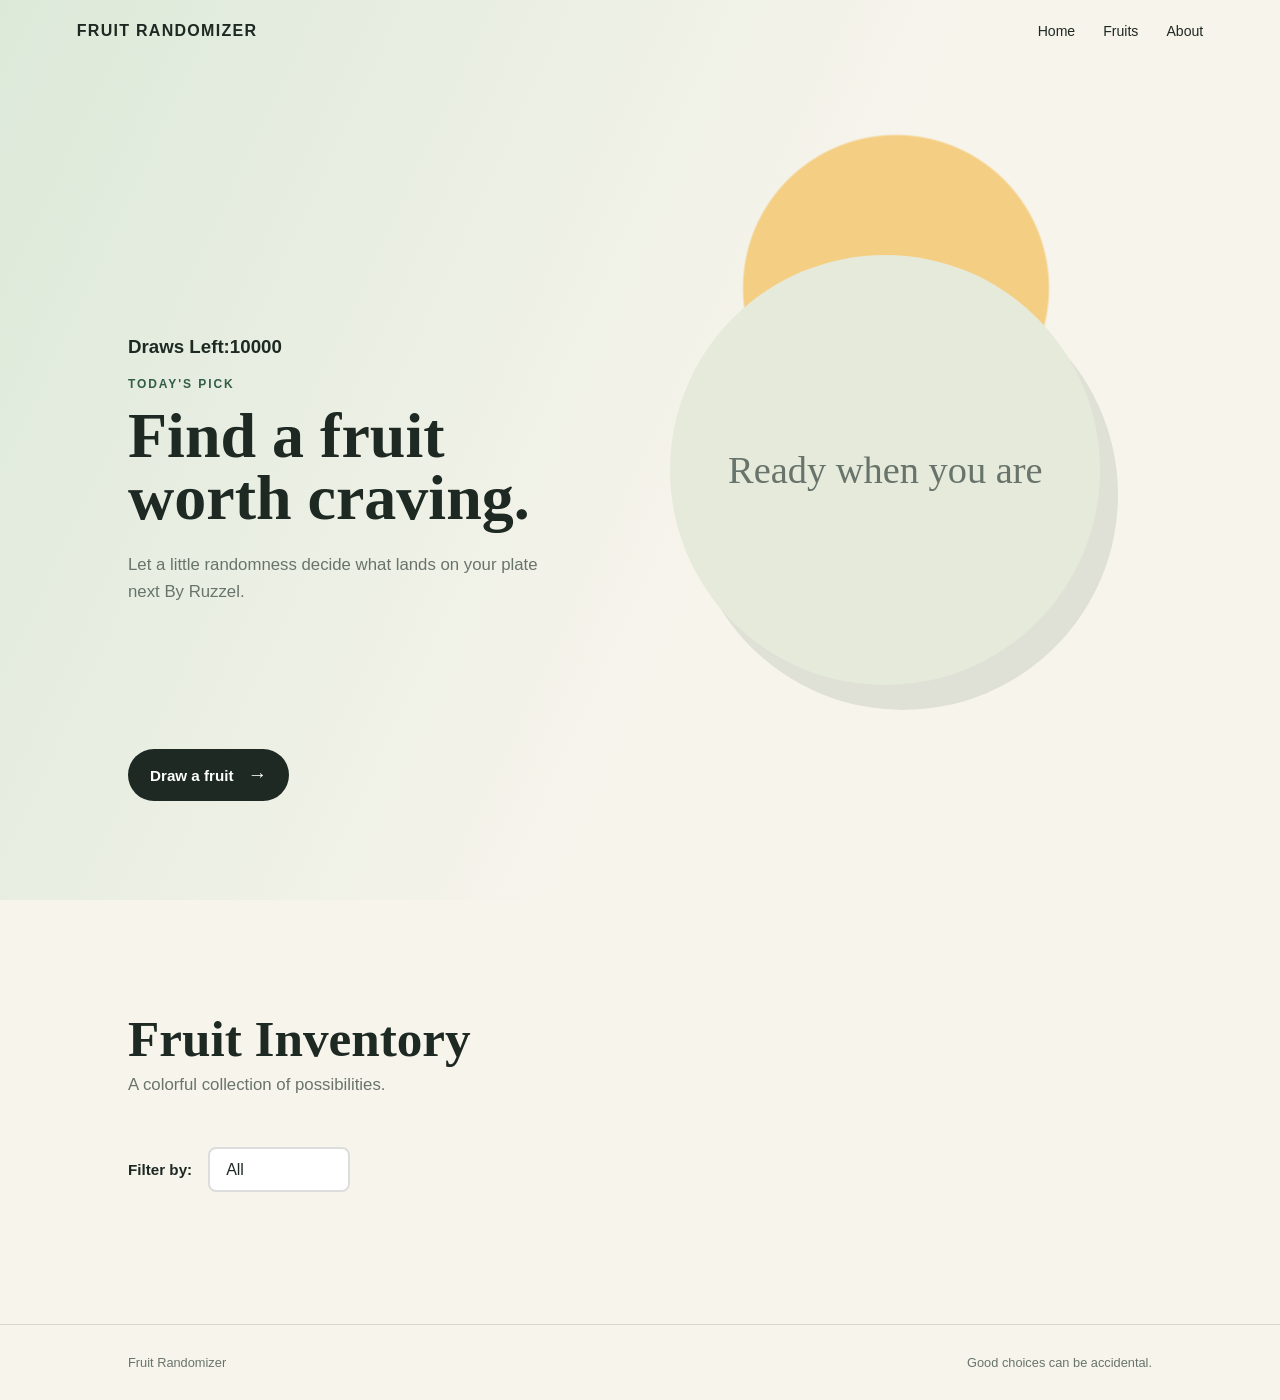
<file: index.html>
<!DOCTYPE html>
<html lang="en">
<head>
    <meta charset="UTF-8">
    <meta name="viewport" content="width=device-width, initial-scale=1.0">
    <title>Fruit Randomizer</title>
    <link rel="stylesheet" href="style.css">
    
</head>
<body>
    <header>
        <div class="title">
            <h1>Fruit Randomizer</h1>
        </div> 
        <nav>
            <ul>
                <li><a href="index.html">Home</a></li>
                <li><a href="list.html">Fruits</a></li>
                <li><a href="about.html">About</a></li>
            </ul>
         </nav>
    </header>
    <main>
        <div class="modal-overlay" id="fruit-modal">
            <div class="modal-content">
                
                <div class="modal-body">
                    <h1>Congratulations!</h1>
                    <p class="modal-message">You won a <span class="modal-rarity">Mythical</span> fruit!</p>
                    <div class="modal-image" id="modal-fruit-image"></div>
                    <p class="modal-description" id="modal-fruit-description"></p>
                    <button class="modal-action"  id="modal-continue">Continue</button>
                </div>
            </div>
        </div>
        <section class="fruit-draw-section">
            
            <div class="draw-copy">
                <h3 class="draws-let" id="draws-left"><!--this header indicates hot much draws he still got--></h3>
                <p class="eyebrow">Today's pick</p>
                <h2>Find a fruit worth craving.</h2>
                <p>Let a little randomness decide what lands on your plate next By Ruzzel.</p>
            </div>
            <div class="image" >
                <span class="fruit-placeholder" id="fruitimage">Ready when you are</span>
            </div>
            <button  id="drawbtn" type="button">Draw a fruit <span aria-hidden="true">&#8594;</span></button>
        </section>
        <section class="fruit-inventory-section" id="inventory">
            <h2>Fruit Inventory</h2>
            <p class="section-intro">A colorful collection of possibilities.</p>
            <div class="Fruits">
                <div class="filter" id="filter">
                    <label for="dp-filter" class="filter-label">Filter by:</label>
                    <select id="dp-filter">
                        
                    </select>
                </div>
                <div class="fruit-container" id="fruit-container">
                    
                </div>
            </div>
        </section>
    </main>
    
    <footer>
        <span>Fruit Randomizer</span>
        <span>Good choices can be accidental.</span>
    </footer>
    <script src="script.js" type="module"></script>
</body>
</html>
</file>
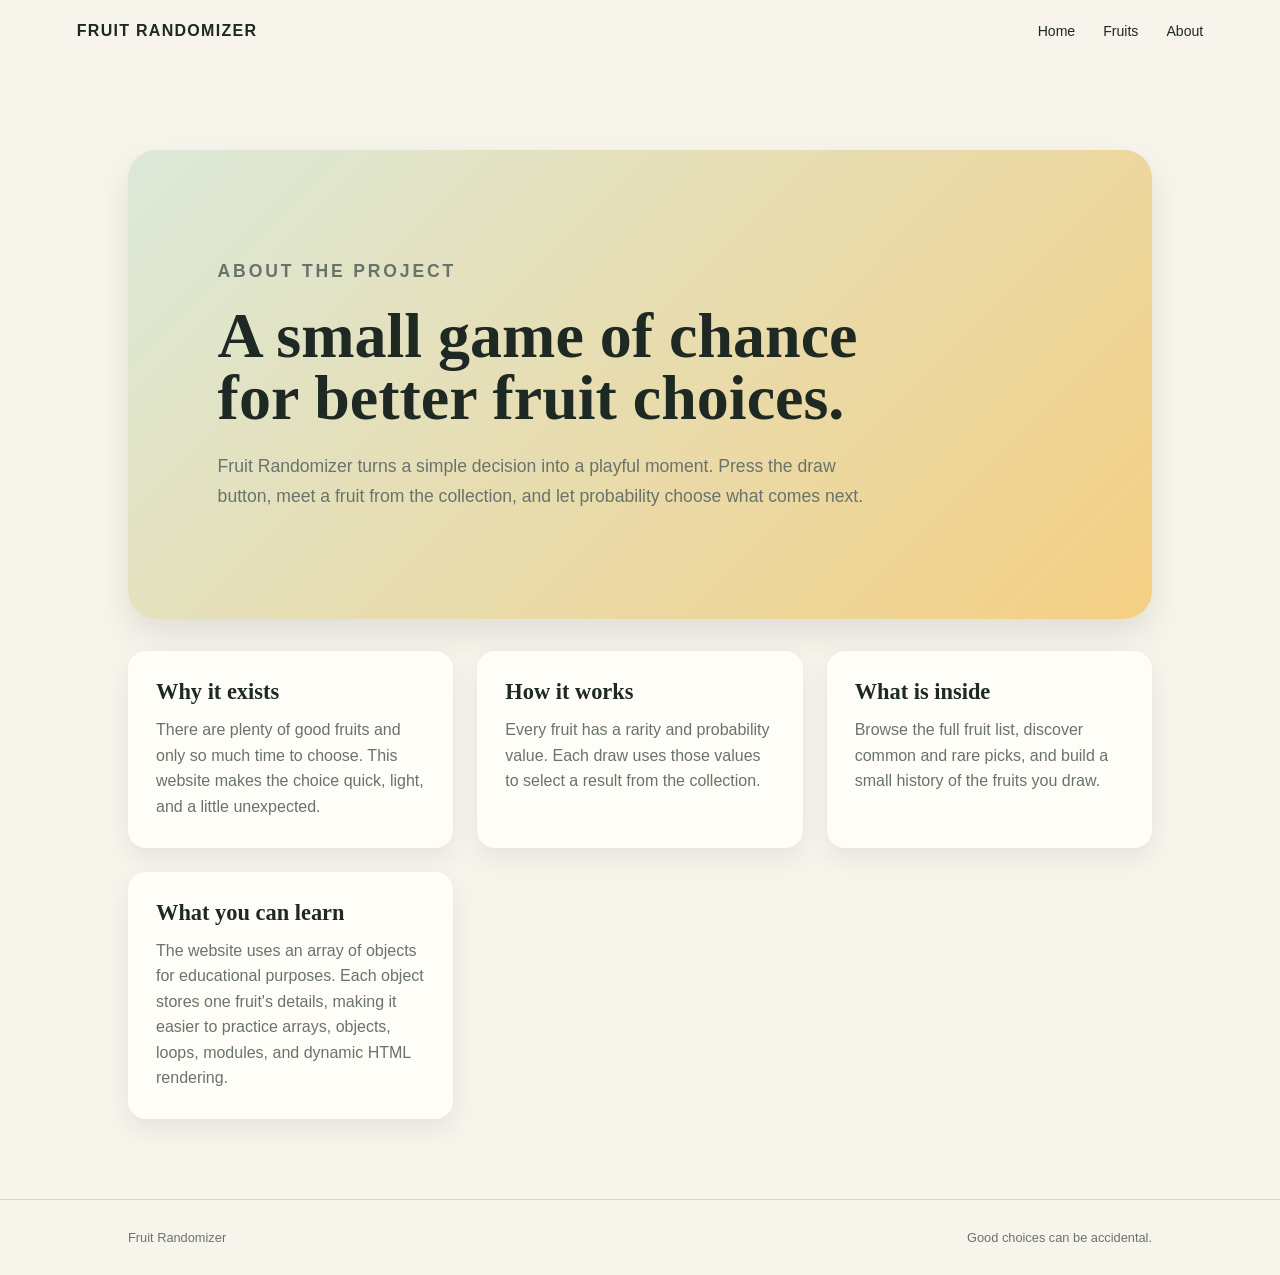
<file: about.html>
<!DOCTYPE html>
<html lang="en">
<head>
    <meta charset="UTF-8">
    <meta name="viewport" content="width=device-width, initial-scale=1.0">
    <title>About | Fruit Randomizer</title>
    <link rel="stylesheet" href="style.css">
</head>
<body class="about-page">
    <header>
        <div class="title">
            <h1>Fruit Randomizer</h1>
        </div>
        <nav>
            <ul>
                <li><a href="index.html">Home</a></li>
                <li><a href="list.html">Fruits</a></li>
                <li><a href="about.html">About</a></li>
            </ul>
        </nav>
    </header>

    <main class="about-main">
        <section class="about-hero">
            <p class="eyebrow">About the project</p>
            <h2>A small game of chance for better fruit choices.</h2>
            <p>Fruit Randomizer turns a simple decision into a playful moment. Press the draw button, meet a fruit from the collection, and let probability choose what comes next.</p>
        </section>

        <section class="about-grid" aria-label="About Fruit Randomizer">
            <article class="about-card">
                <h3>Why it exists</h3>
                <p>There are plenty of good fruits and only so much time to choose. This website makes the choice quick, light, and a little unexpected.</p>
            </article>
            <article class="about-card">
                <h3>How it works</h3>
                <p>Every fruit has a rarity and probability value. Each draw uses those values to select a result from the collection.</p>
            </article>
            <article class="about-card">
                <h3>What is inside</h3>
                <p>Browse the full fruit list, discover common and rare picks, and build a small history of the fruits you draw.</p>
            </article>
            <article class="about-card">
                <h3>What you can learn</h3>
                <p>The website uses an array of objects for educational purposes. Each object stores one fruit's details, making it easier to practice arrays, objects, loops, modules, and dynamic HTML rendering.</p>
            </article>
        </section>
    </main>

    <footer>
        <span>Fruit Randomizer</span>
        <span>Good choices can be accidental.</span>
    </footer>
</body>
</html>
</file>
<file: style.css>
:root {
	--ink: #1d2922;
	--muted: #68746b;
	--paper: #f7f4ec;
	--leaf: #315c46;
	--line: rgba(29, 41, 34, 0.14);
	--display-font: Georgia, "Times New Roman", serif;
	--body-font: "Trebuchet MS", Arial, sans-serif;
}

* {
	box-sizing: border-box;
}

body {
	background: var(--paper);
	color: var(--ink);
	font-family: var(--body-font);
	margin: 0;
}

header {
	align-items: center;
	display: flex;
	justify-content: space-between;
	left: 0;
	padding: 22px 6vw;
	position: fixed;
	right: 0;
	top: 0;
	z-index: 2;
}

.title h1 {
	font-size: 1rem;
	letter-spacing: 0.08em;
	margin: 0;
	text-transform: uppercase;
}

nav ul {
	display: flex;
	gap: 28px;
	list-style: none;
	margin: 0;
	padding: 0;
}

nav a {
	color: var(--ink);
	font-size: 0.88rem;
	text-decoration: none;
}

nav a:hover {
	color: var(--leaf);
}

.fruit-draw-section {
	align-items: center;
	background: radial-gradient(circle at 70% 32%, #f4cf83 0, #f4cf83 14%, transparent 14.2%), linear-gradient(115deg, #dce9d9, #f7f4ec 58%);
	display: grid;
	gap: 5vw;
	grid-template-columns: minmax(240px, 0.8fr) minmax(300px, 1fr);
	min-height: 100vh;
	padding: 130px 10vw 90px;
	position: relative;
}

.draw-copy {
	max-width: 440px;
}

.eyebrow {
	color: var(--leaf);
	font-size: 0.75rem;
	font-weight: 700;
	letter-spacing: 0.16em;
	text-transform: uppercase;
}

h2 {
	font-family: var(--display-font);
	font-size: clamp(2.5rem, 5vw, 5rem);
	line-height: 0.98;
	margin: 14px 0 22px;
}

.draw-copy > p:last-child,
.section-intro {
	color: var(--muted);
	font-size: 1.05rem;
	line-height: 1.6;
}

.image {
	align-items: center;
	background: #e6eadb;
	border-radius: 50%;
	box-shadow: 18px 25px 0 rgba(49, 92, 70, 0.12);
	display: flex;
	flex-direction: column;
	height: min(34vw, 430px);
	justify-content: center;
	justify-self: center;
	min-height: 280px;
	min-width: 280px;
	transition: background 0.35s ease, transform 0.35s ease, box-shadow 0.35s ease;
	width: min(34vw, 430px);
}

.image:hover {
	box-shadow: 24px 32px 0 rgba(49, 92, 70, 0.18);
	transform: rotate(-3deg) scale(1.03);
}

.fruit-placeholder {
	color: var(--muted);
	font-family: var(--display-font);
	font-size: clamp(1.5rem, 3vw, 2.5rem);
}

button {
	background: var(--ink);
	border: 0;
	border-radius: 99px;
	bottom: 11vh;
	color: white;
	cursor: pointer;
	font: 700 0.95rem var(--body-font);
	left: 10vw;
	padding: 15px 22px;
	position: absolute;
	transition: background 0.2s ease, transform 0.2s ease;
}

button:hover {
	background: var(--leaf);
	transform: translateY(-3px);
}

button span {
	font-size: 1.2rem;
	margin-left: 10px;
}

.fruit-inventory-section {
	padding: 100px 10vw;
}

.fruit-inventory-section h2 {
	font-size: clamp(2.4rem, 4vw, 4rem);
	margin-bottom: 8px;
}

.section-intro {
	margin-top: 0;
}

#fruit-list {
	display: grid;
	gap: 24px;
	grid-template-columns: repeat(5, minmax(0, 1fr));
	margin: 0;
	padding: 140px 10vw 80px;
}

.filter {
	display: flex;
	align-items: center;
	gap: 1rem;
	margin-bottom: 2rem;
}

.filter-label {
	font-weight: 600;
	color: var(--ink);
	font-size: 0.95rem;
}

#dp-filter {
	padding: 0.75rem 1rem;
	border: 2px solid #ddd;
	border-radius: 8px;
	font-size: 1rem;
	font-family: inherit;
	background-color: #ffffff;
	color: var(--ink);
	cursor: pointer;
	transition: all 0.3s ease;
	appearance: none;
	background-image: url("data:image/svg+xml;charset=UTF-8,%3csvg xmlns='http://www.w3.org/2000/svg' viewBox='0 0 24 24' fill='none' stroke='currentColor' stroke-width='2'%3e%3cpolyline points='6 9 12 15 18 9'%3e%3c/polyline%3e%3c/csvg%3e");
	background-repeat: no-repeat;
	background-position: right 0.75rem center;
	background-size: 1.2rem;
	padding-right: 2.5rem;
}

#dp-filter:hover {
	border-color: var(--leaf);
	box-shadow: 0 2px 8px rgba(49, 92, 70, 0.15);
}

#dp-filter:focus {
	outline: none;
	border-color: var(--leaf);
	box-shadow: 0 0 0 3px rgba(49, 92, 70, 0.2);
}

.Fruits {
	display: block;
	margin-top: 48px;
	min-width: 0;
	width: 100%;
}

.fruit-container {
	display: grid;
	gap: 24px;
	grid-template-columns: repeat(5, minmax(0, 1fr));
	min-width: 0;
	width: 100%;
}

.fruit-card {
	background: #fffdf7;
	border: none;
	border-radius: 18px;
	box-shadow: 0 12px 28px rgba(29, 41, 34, 0.14);
	display: grid;
	gap: 6px;
	grid-template-columns: 1fr;
	min-width: 0;
	padding: 18px 16px;
	transition: transform 0.2s ease;
	width: 100%;
}

.fruit-card:hover {
	transform: translateY(-5px);
}

.fruit-card img {
	background: #f5e4d4;
	border-radius: 12px;
	display: block;
	aspect-ratio: 1;
	height: auto;
	margin-bottom: 8px;
	max-height: 150px;
	max-width: 100%;
	object-fit: contain;
	padding: 10px;
	position: static;
	width: 100%;
}

.fruit-card h3,
.fruit-card h4 {
	overflow-wrap: anywhere;
	margin: 0;
}

.fruitname {
	font-family: var(--display-font);
	font-size: 1.35rem;
	line-height: 1.1;
}

.fruitrarity,
.fruitchance,
.qty {
	color: var(--muted);
	font-size: 0.78rem;
	font-weight: 400;
}

.fruitrarity {
	color: var(--leaf);
	font-weight: 700;
}

.modal-overlay {
	display: none;
	position: fixed;
	top: 0;
	left: 0;
	right: 0;
	bottom: 0;
	background: rgba(29, 41, 34, 0.6);
	align-items: center;
	justify-content: center;
	z-index: 9999;
	animation: fadeIn 0.3s ease;
}

.modal-overlay.active {
	display: flex;
}

@keyframes fadeIn {
	from {
		opacity: 0;
	}
	to {
		opacity: 1;
	}
}

.modal-content {
	background: var(--paper);
	border-radius: 16px;
	box-shadow: 0 20px 60px rgba(29, 41, 34, 0.25);
	position: relative;
	max-width: 500px;
	width: 90%;
	padding: 40px 30px;
	text-align: center;
	animation: slideUp 0.3s ease;
	margin: auto;
}

@keyframes slideUp {
	from {
		transform: translateY(30px);
		opacity: 0;
	}
	to {
		transform: translateY(0);
		opacity: 1;
	}
}

.modal-close {
	position: absolute;
	top: 16px;
	right: 16px;
	background: transparent;
	border: none;
	font-size: 28px;
	cursor: pointer;
	color: var(--ink);
	width: 40px;
	height: 40px;
	display: flex;
	align-items: center;
	justify-content: center;
	border-radius: 50%;
	transition: background 0.2s ease;
}

.modal-close:hover {
	background: rgba(49, 92, 70, 0.1);
}

.modal-body h1 {
	font-family: var(--display-font);
	font-size: 2.5rem;
	margin: 0 0 16px;
	color: var(--ink);
}

.modal-message {
	font-size: 1.2rem;
	color: var(--muted);
	margin: 0 0 24px;
}

.modal-rarity {
	color: var(--leaf);
	font-weight: 700;
}

.modal-image {
	height: 200px;
	margin: 24px 0;
	display: flex;
	align-items: center;
	justify-content: center;
	background: #e6eadb;
	border-radius: 12px;
}

.modal-image img {
	max-width: 90%;
	max-height: 100%;
	object-fit: contain;
}

.modal-description {
	font-size: 0.95rem;
	color: var(--muted);
	line-height: 1.6;
	margin: 0 0 28px;
}

.modal-action {
	background: var(--leaf);
	border: none;
	border-radius: 99px;
	color: white;
	cursor: pointer;
	font: 700 1rem var(--body-font);
	padding: 12px 32px;
	transition: background 0.2s ease, transform 0.2s ease;
}

.modal-action:hover {
	background: #2a4d3a;
	transform: translateY(-2px);
}

footer {
	border-top: 1px solid var(--line);
	color: var(--muted);
	display: flex;
	font-size: 0.8rem;
	justify-content: space-between;
	padding: 30px 10vw;
}

@media (max-width: 700px) {
	header {
		padding: 18px 6vw;
	}

	nav ul {
		gap: 13px;
	}

	.fruit-draw-section {
		gap: 40px;
		grid-template-columns: 1fr;
		padding: 120px 8vw 140px;
		text-align: center;
	}

	.draw-copy {
		margin: auto;
	}

	.image {
		height: 280px;
		width: 280px;
	}

	button {
		bottom: 55px;
		left: 50%;
		transform: translateX(-50%);
		white-space: nowrap;
	}

	button:hover {
		transform: translateX(-50%) translateY(-3px);
	}

	.fruit-inventory-section {
		padding: 75px 8vw;
	}

	.Fruits {
		margin-top: 30px;
	}

	.fruit-container {
		grid-template-columns: repeat(2, minmax(0, 1fr));
	}

	#fruit-list {
		grid-template-columns: repeat(2, minmax(0, 1fr));
		padding: 120px 8vw 60px;
	}

	footer {
		gap: 10px;
		padding: 25px 8vw;
	}
}

@media (min-width: 701px) and (max-width: 1100px) {
	.fruit-container {
		grid-template-columns: repeat(3, minmax(0, 1fr));
	}
}

@media (max-width: 480px) {
	.fruit-container {
		grid-template-columns: 1fr;
	}
}

.Common {
    color:gray;
}

.Uncommon {
    color:green;
}

.Rare {
    color:lightskyblue;
}

.Epic {
    color: purple;
}

.Legendary {
    color: gold;
}
.Mythical {
    color:red;
}

.about-page {
	min-height: 100vh;
}

.about-main {
	padding: 150px 10vw 80px;
}

.about-hero {
	background: linear-gradient(135deg, #dce9d9, #f4cf83);
	border-radius: 28px;
	box-shadow: 0 16px 32px rgba(29, 41, 34, 0.1);
	padding: clamp(32px, 7vw, 90px);
}

.about-hero h2 {
	max-width: 700px;
}

.about-hero p {
	color: var(--muted);
	font-size: 1.1rem;
	line-height: 1.7;
	max-width: 650px;
}

.about-grid {
	display: grid;
	gap: 24px;
	grid-template-columns: repeat(3, minmax(0, 1fr));
	margin-top: 32px;
}

.about-card {
	background: #fffdf7;
	border-radius: 18px;
	box-shadow: 0 10px 24px rgba(29, 41, 34, 0.08);
	padding: 28px;
}

.about-card h3 {
	font-family: var(--display-font);
	font-size: 1.4rem;
	margin: 0 0 12px;
}

.about-card p {
	color: var(--muted);
	line-height: 1.6;
	margin: 0;
}

@media (max-width: 700px) {
	.about-main {
		padding: 120px 8vw 60px;
	}

	.about-grid {
		grid-template-columns: 1fr;
	}
}
</file>
